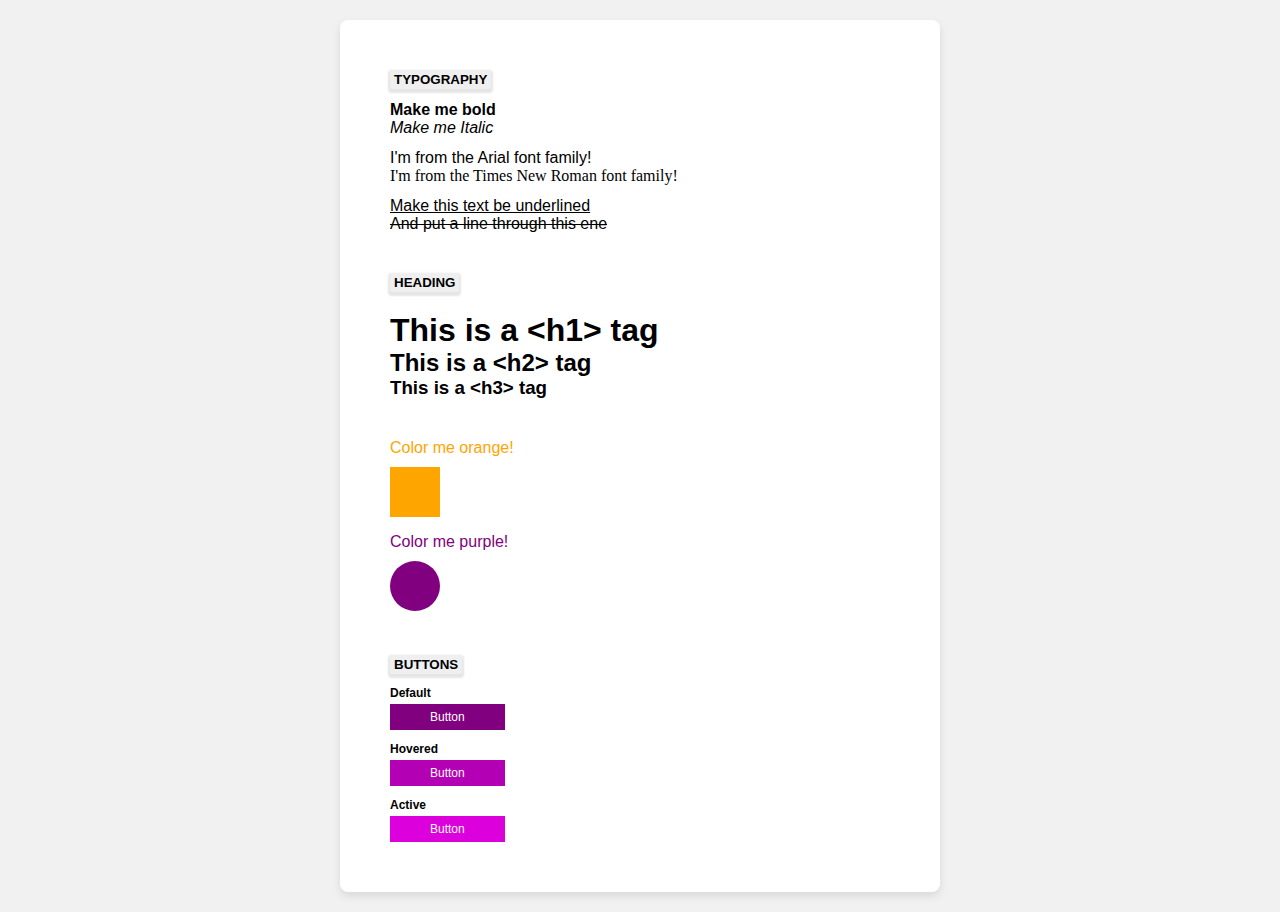
<file: o1_typography/index.html>
<!DOCTYPE html>
<html lang="en">
<head>
    <meta charset="UTF-8">
    <meta name="viewport" content="width=device-width, initial-scale=1.0">
    <link rel="stylesheet" href="styles/style.css">
    <title>Typography</title>
</head>
<body>
    <div class="container">

        <div class="typography">
            <button class="typo">typography</button>
            <p class="bld">Make me bold</p>
            <p class="itlc">Make me Italic</p>
            <p class="arl">I'm from the Arial font family!</p>
            <p class="rmn">I'm from the Times New Roman font family!</p>
            <p class="uln">Make this text be underlined</p>
            <p class="sktch">And put a line through this ene</p>
        </div>

        <div class="headings">
            <button class="head">heading</button>
            <h1>This is a &lt;h1&gt; tag</h1>
            <h2>This is a &lt;h2&gt; tag</h2>
            <h3>This is a &lt;h3&gt; tag</h3>
        </div>

        <div class="colors">
            <p class="org">Color me orange!</p>
            <button class="orange"></button>
            <p class="ppl">Color me purple!</p>
            <button class="purple"></button>
        </div>

        <div class="buttons">
            <button class="btn">buttons</button>
            <p>Default</p>
            <button class="default">Button</button>
            <p>Hovered</p>
            <button class="hovered">Button</button>
            <p>Active</p>
            <button class="active">Button</button>
        </div>

    </div>
</body>
</html>
</file>
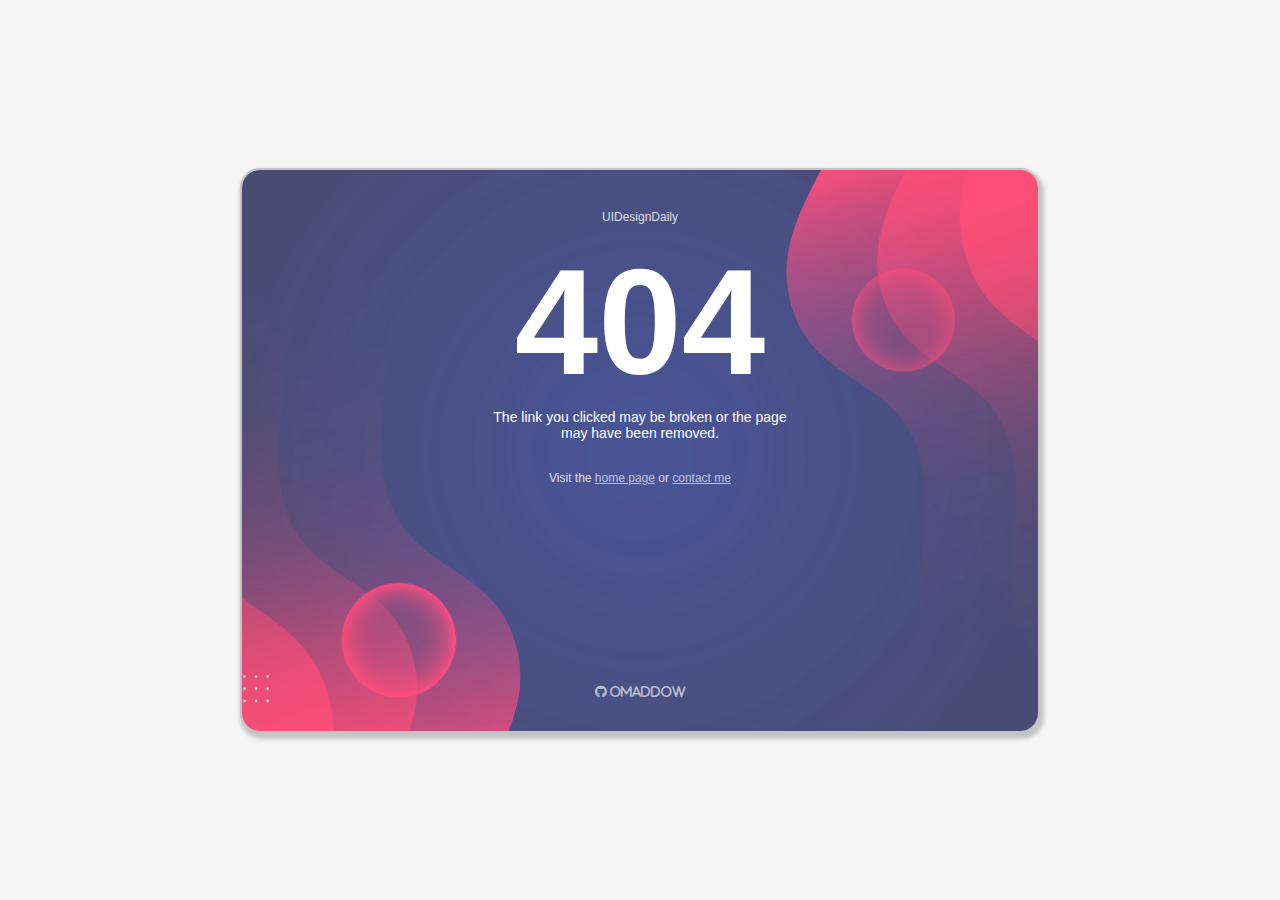
<file: o2_errorPage/index.html>
<!DOCTYPE html>
<html lang="en">
<head>
    <meta charset="UTF-8">
    <meta name="viewport" content="width=device-width, initial-scale=1.0">
    <link rel="stylesheet" href="styles/style.css">
    <link rel="stylesheet" href="https://cdnjs.cloudflare.com/ajax/libs/font-awesome/6.7.2/css/all.min.css" integrity="sha512-Evv84Mr4kqVGRNSgIGL/F/aIDqQb7xQ2vcrdIwxfjThSH8CSR7PBEakCr51Ck+w+/U6swU2Im1vVX0SVk9ABhg==" crossorigin="anonymous" referrerpolicy="no-referrer" />
    <title>404 - Error Page</title>
</head>
<body>
 
    <div class="main">

        <div class="container">
            <p>UIDesignDaily</p>
            <h1>404</h1>
            <p>The link you clicked may be broken or the page may have been removed.</p>
            <p>Visit the <a href="#">home page</a> or <a href="#">contact me</a></p>
            <p><a href="https://github.com/omaddow"><i class="fa-brands fa-github"> omaddow</a></i></p>
        </div>

    </div>

</body>
</html>
</file>
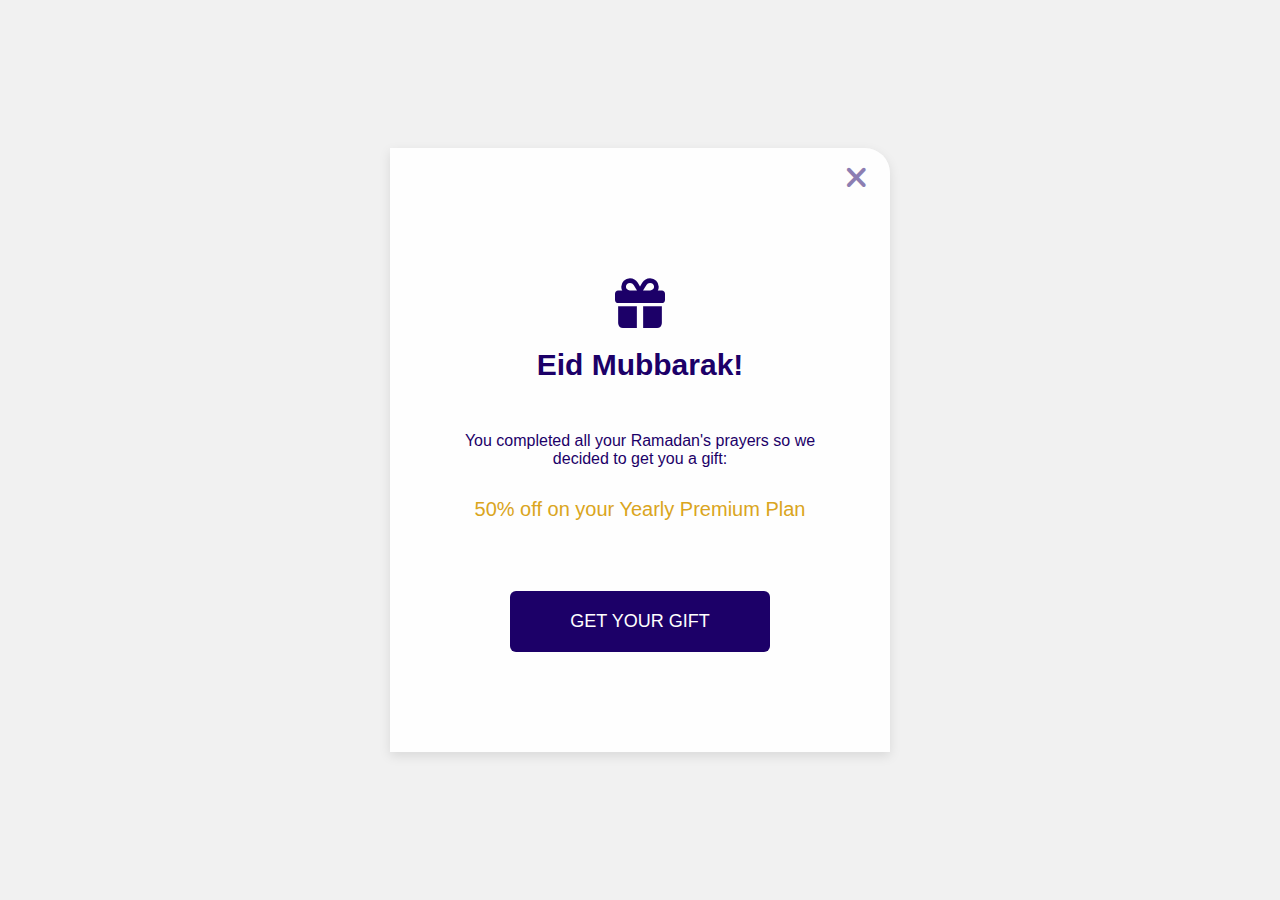
<file: o3_christmasPromo/index.html>
<!DOCTYPE html>
<html lang="en">
<head>
    <meta charset="UTF-8">
    <meta name="viewport" content="width=device-width, initial-scale=1.0">
    <title>Christmas Promo</title>
    <link rel="stylesheet" href="https://cdnjs.cloudflare.com/ajax/libs/font-awesome/6.7.2/css/all.min.css" integrity="sha512-Evv84Mr4kqVGRNSgIGL/F/aIDqQb7xQ2vcrdIwxfjThSH8CSR7PBEakCr51Ck+w+/U6swU2Im1vVX0SVk9ABhg==" crossorigin="anonymous" referrerpolicy="no-referrer" />
    <link rel="stylesheet" href="styles/style.css">
</head>
<body>

    <div class="container">
        <div class="close-button">
            <i class="fa-solid fa-xmark"></i>
        </div>
        <div class="main">
            <div class="header">
                <i class="fa-solid fa-gift"></i>
                <h1>Eid Mubbarak!</h1>
            </div>
            <p>You completed all your Ramadan's prayers so we decided to get you a gift:</p>
            <p class="discount">50% off on your Yearly Premium Plan</p>
            <button class="btn-gift">GET YOUR GIFT</button>
        </div>
    </div>

</body>
</html>
</file>
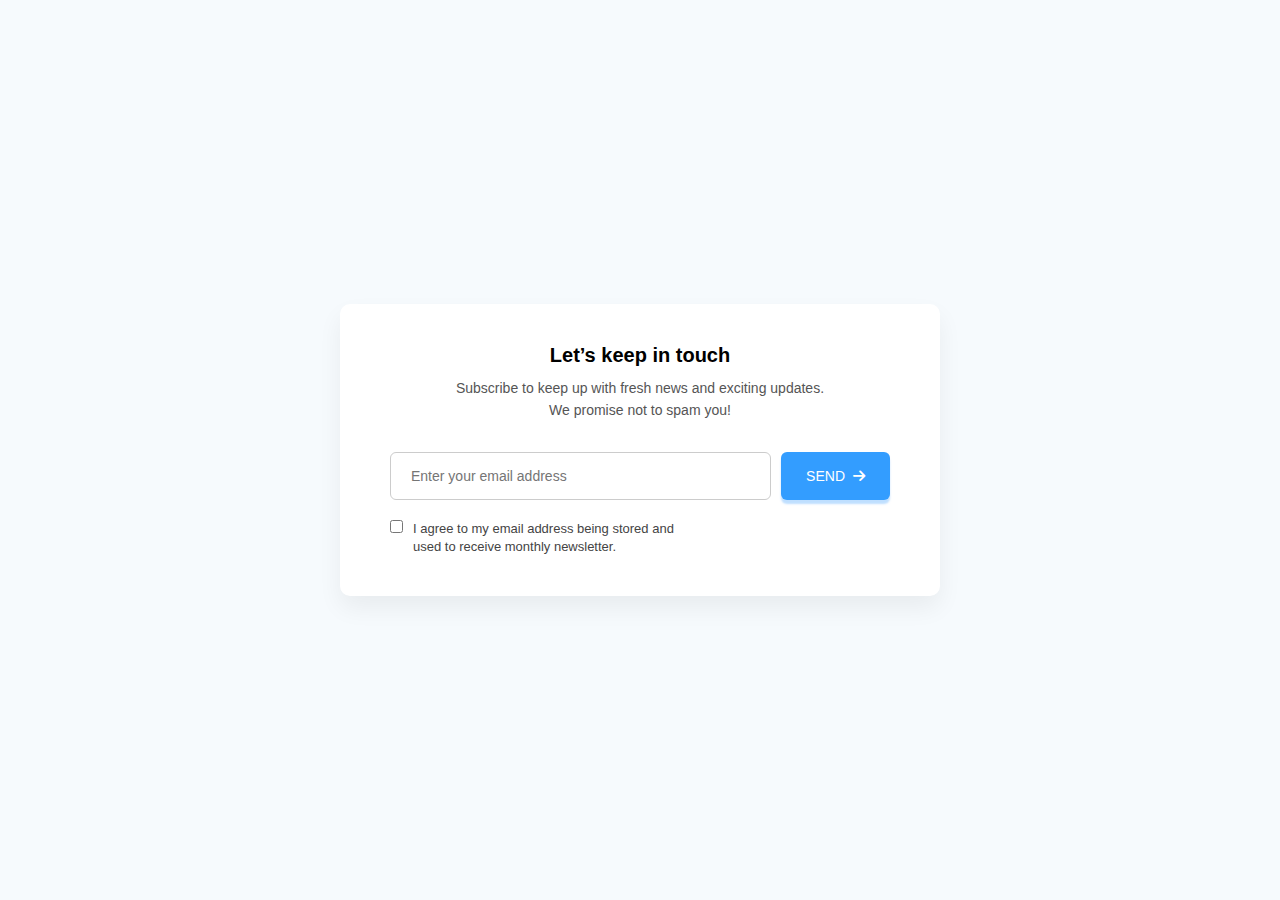
<file: o4_subscribe/index.html>
<!DOCTYPE html>
<html lang="en">
<head>
  <meta charset="UTF-8" />
  <!-- Responsive meta tag for mobile devices -->
  <meta name="viewport" content="width=device-width, initial-scale=1.0"/>
  
  <title>Subscribe</title>

  <!-- Link to external CSS file -->
  <link rel="stylesheet" href="styles/style.css" />

  <!-- Font Awesome for the arrow icon in the button -->
  <link rel="stylesheet" href="https://cdnjs.cloudflare.com/ajax/libs/font-awesome/6.7.2/css/all.min.css" />
</head>
<body>

  <!-- Card container to center content and style it like a box -->
  <div class="card">

    <!-- Main heading -->
    <h2 class="card-title">Let’s keep in touch</h2>

    <!-- Subheading text -->
    <p class="card-text">
      Subscribe to keep up with fresh news and exciting updates.<br />
      We promise not to spam you!
    </p>

    <!-- Form wrapper -->
    <form class="form">

      <!-- Email input and button on same row using flexbox -->
      <div class="input-wrapper">
        <!-- Input for email with placeholder -->
        <input type="email" placeholder="Enter your email address" required />

        <!-- Submit button with an arrow icon -->
        <button type="submit">
          SEND <i class="fa-solid fa-arrow-right"></i>
        </button>
      </div>

      <!-- Checkbox for newsletter consent -->
      <div class="checkbox-wrapper">
        <!-- Checkbox input -->
        <input type="checkbox" id="consent" />

        <!-- Label for the checkbox, linked using 'for' attribute -->
        <label for="consent">
          I agree to my email address being stored and<br />
          used to receive monthly newsletter.
        </label>
      </div>

    </form>
  </div>

</body>
</html>
</file>
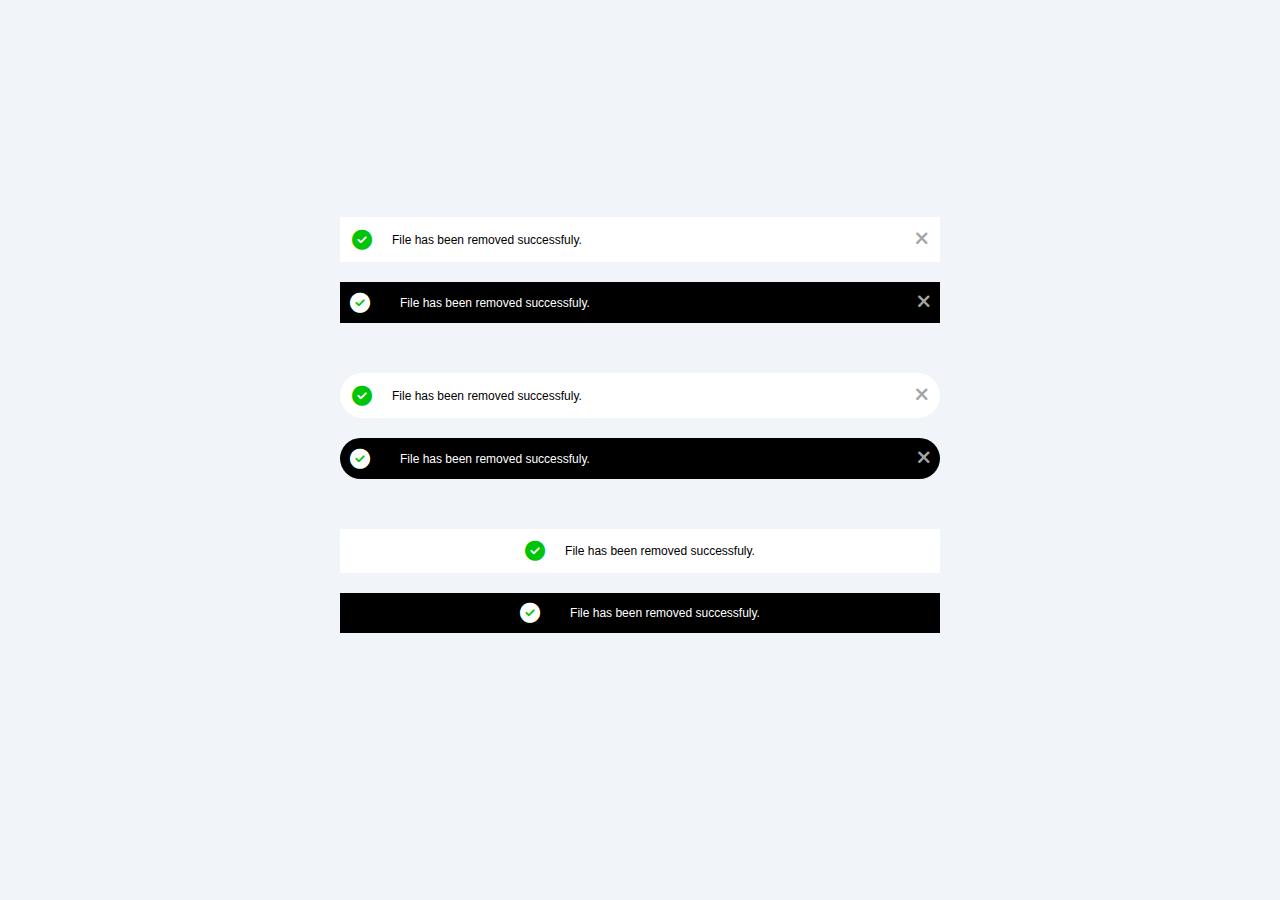
<file: o5_toasts/index.html>
<!DOCTYPE html>
<html lang="en">
<head>
    <meta charset="UTF-8">
    <meta name="viewport" content="width=device-width, initial-scale=1.0">
    <link rel="stylesheet" href="https://cdnjs.cloudflare.com/ajax/libs/font-awesome/6.7.2/css/all.min.css" integrity="sha512-Evv84Mr4kqVGRNSgIGL/F/aIDqQb7xQ2vcrdIwxfjThSH8CSR7PBEakCr51Ck+w+/U6swU2Im1vVX0SVk9ABhg==" crossorigin="anonymous" referrerpolicy="no-referrer" />
    <link rel="stylesheet" href="styles/style.css">
    <title>Toasts</title>
</head>
<body>
    <div class="container">
      <div class="header">
        <div class="header-w">
          <i class="fa-solid fa-circle-check"></i>
          <p class="header-w-text">File has been removed successfuly.</p>
          <div class="close-button">
            <i class="fa-solid fa-xmark"></i>
          </div>
        </div>

        <div class="header-b">
          <i class="fa-solid fa-circle-check"></i>
          <p class="header-b-text">File has been removed successfuly.</p>
          <div class="close-button">
            <i class="fa-solid fa-xmark"></i>
          </div>
        </div>
      </div>

      <div class="center">
        <div class="center-w">
          <i class="fa-solid fa-circle-check"></i>
          <p class="center-w-text">File has been removed successfuly.</p>
          <div class="close-button">
            <i class="fa-solid fa-xmark"></i>
          </div>
        </div>

        <div class="center-b">
          <i class="fa-solid fa-circle-check"></i>
          <p class="center-w-text">File has been removed successfuly.</p>
          <div class="close-button">
            <i class="fa-solid fa-xmark"></i>
          </div>
        </div>
      </div>

      <div class="footer">
        <div class="footer-w">
          <i class="fa-solid fa-circle-check"></i>
          <p class="footer-w-text">File has been removed successfuly.</p>
        </div>

        <div class="footer-b">
          <i class="fa-solid fa-circle-check"></i>
          <p class="footer-b-text">File has been removed successfuly.</p>
        </div>
      </div>
    </div>
</body>
</html>
</file>
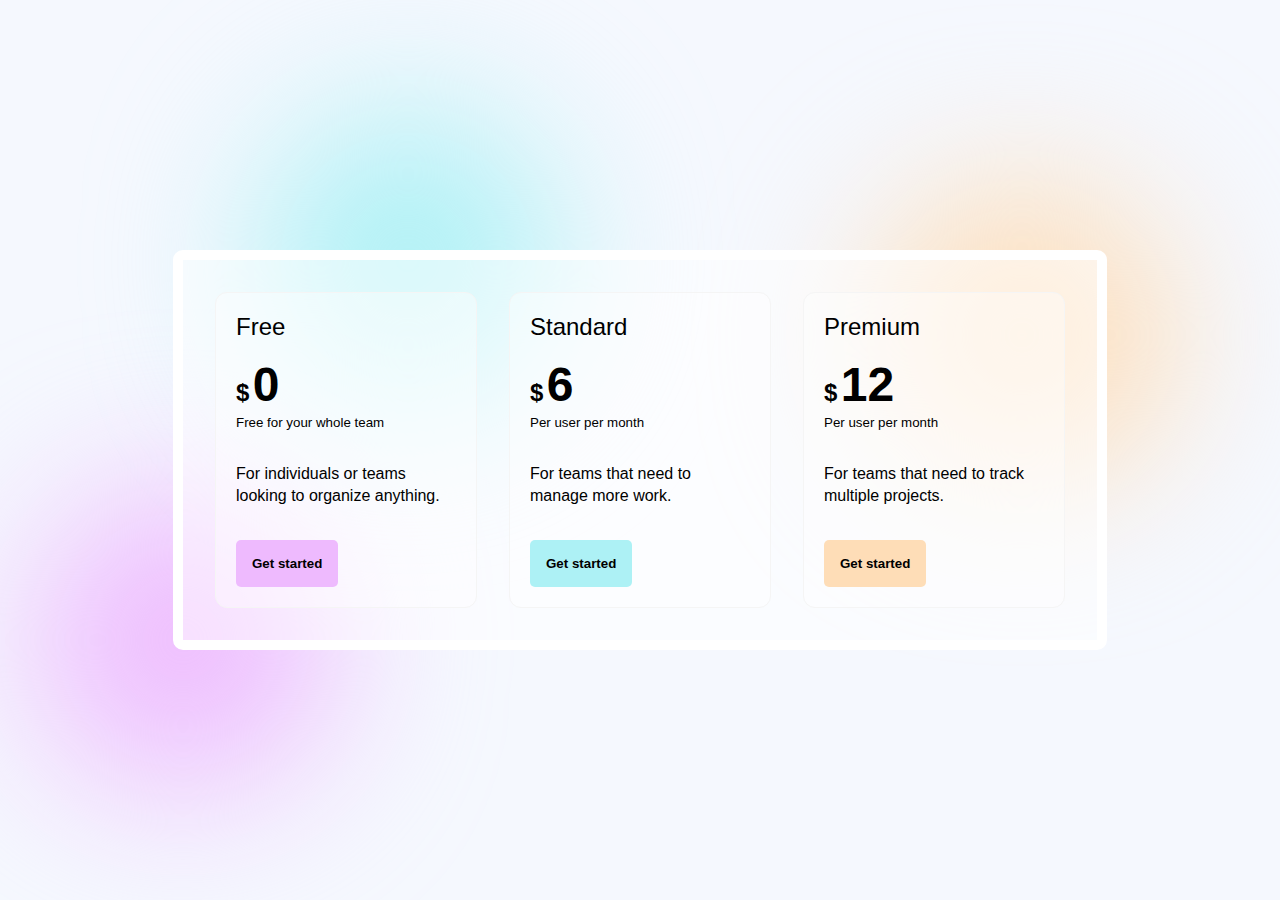
<file: o7_priceTable/index.html>
<!-- This is the main structure of the HTML document -->
<!-- The document type declaration specifies the HTML version -->
<!DOCTYPE html>
<!-- The opening HTML tag with the language attribute set to English -->
<html lang="en">
<head>
    <!-- Metadata about the document, including character encoding and viewport settings -->
    <meta charset="UTF-8">
    <meta name="viewport" content="width=device-width, initial-scale=1.0">
    <!-- Link to the external CSS file for styling -->
    <link rel="stylesheet" href="styles/style.css">
    <!-- The title of the document, displayed in the browser tab -->
    <title>Pricing Table</title>
</head>
<body>
    <!-- Main content of the page -->
    <main>

        <!-- Decorative spheres with different background colors -->
        <div class="sphere bg-pink"></div>
        <div class="sphere bg-teal"></div>
        <div class="sphere bg-yellow"></div>

        <!-- Unordered list representing the pricing table -->
        <ul class="pricing-list">

            <!-- First pricing option: Free plan -->
            <li>
                <!-- Plan name -->
                <h2>Free</h2>
                <!-- Price section with a dollar sign and value -->
                <p class="price">
                    <span>$</span>
                    0
                </p>
                <!-- Additional information about the plan -->
                <small>Free for your whole team</small>
                <!-- Description of the plan's purpose -->
                <p class="description">
                    For individuals or teams looking to organize anything.
                </p>
                <!-- Call-to-action button with a pink background -->
                <button class="btn bg-pink">Get started</button>
            </li>

            <!-- Second pricing option: Standard plan -->
            <li>
                <!-- Plan name -->
                <h2>Standard</h2>
                <!-- Price section with a dollar sign and value -->
                <p class="price">
                    <span>$</span>
                    6
                </p>
                <!-- Additional information about the plan -->
                <small>Per user per month</small>
                <!-- Description of the plan's purpose -->
                <p class="description">
                    For teams that need to manage more work.
                </p>
                <!-- Call-to-action button with a teal background -->
                <button class="btn bg-teal">Get started</button>
            </li>
            
            <!-- Third pricing option: Premium plan -->
            <li>
                <!-- Plan name -->
                <h2>Premium</h2>
                <!-- Price section with a dollar sign and value -->
                <p class="price">
                    <span>$</span>
                    12
                </p>
                <!-- Additional information about the plan -->
                <small>Per user per month</small>
                <!-- Description of the plan's purpose -->
                <p class="description">
                    For teams that need to track multiple projects.
                </p>
                <!-- Call-to-action button with a yellow background -->
                <button class="btn bg-yellow">Get started</button>
            </li>

        </ul>
    </main>
</body>
</html>
</file>
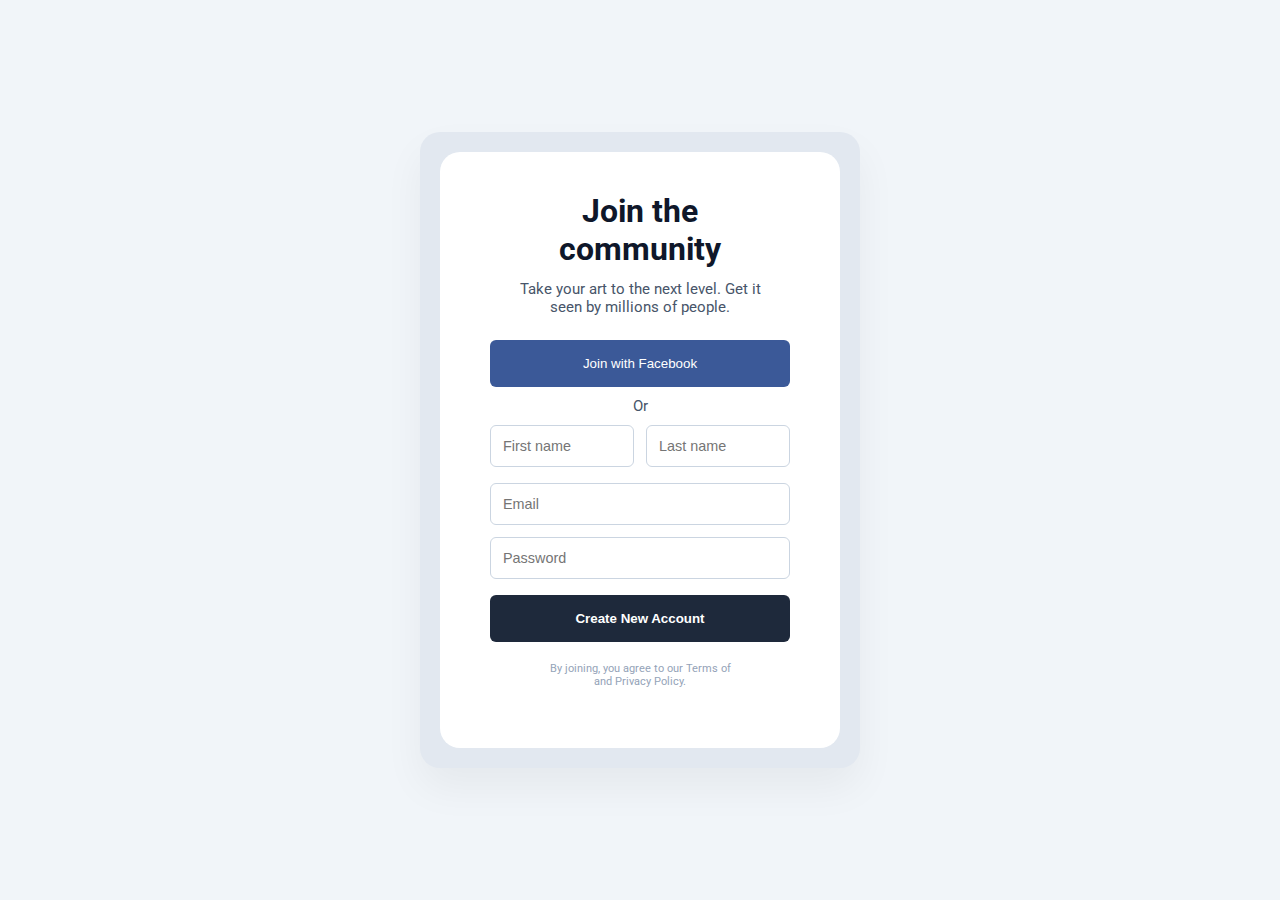
<file: o8_signUpForm/index.html>
<!DOCTYPE html>
<html lang="en">
<head>
    <meta charset="UTF-8">
    <meta name="viewport" content="width=device-width, initial-scale=1.0">
    <link href="https://fonts.googleapis.com/css2?family=Roboto&display=swap" rel="stylesheet">
    <link rel="stylesheet" href="styles/styles.css">
    <title>Sign Up Form</title>
</head>
<body>

    <main>
        <div class="card">
          <div class="heading">
            <h1>Join the community</h1>
            <p>Take your art to the next level. Get it <br>seen by millions of people.</p>
          </div>
          <button class="btn btn-join">Join with Facebook</button>
          <p class="or">Or</p>
          <div class="frm-sign-up">
            <form>
              <div class="username-group">
                <input type="text" id="name" name="name" placeholder="First name">
                <input type="text" id="username" name="username" placeholder="Last name">
              </div>
              <div class="input-group">
                <input type="email" id="email" name="email" placeholder="Email" required>
                <input type="password" id="password" name="password" placeholder="Password" required>
              </div>
              <button class="btn-sign" type="submit">Create New Account</button>
            </form>
            <p class="terms">By joining, you agree to our Terms of <br> and Privacy Policy.</p>
          </div>
        </div>
      </main>
    
</body>
</html>
</file>
<file: o1_typography/styles/style.css>
* {
    box-sizing: border-box;
    margin: 0;
    padding: 0;
}

body {
    font-family: Arial, Helvetica, sans-serif;
    background-color: #f1f1f1;
    display: flex;
    justify-content: center;
    align-items: center;
    min-height: 100vh;
    padding: 20px;
}

.container {
    background-color: white;
    border-radius: 8px;
    box-shadow: 0 4px 8px rgba(0, 0, 0, 0.1);
    width: 100%;
    max-width: 600px;
    padding: 30px;
    box-shadow: 0 4px 8px rgba(0, 0, 0, 0.1);
}

.typography {
    padding: 20px;
}

.typo {
    text-transform: uppercase;
    font-weight: 600;
    padding: 2px 4px 2px 4px;
    box-shadow: 0 2px 2px 2px rgba(0, 0, 0, 0.1);
    border: none;
    border-radius: 2px;
}

.bld {
    margin-top: 12px;
    font-weight: bold;
}

.itlc {
    font-style: italic;
}

.arl {
    margin-top: 12px;
    font-family: Arial, Helvetica, sans-serif;
}

.rmn {
    font-family: 'Times New Roman', Times, serif;
}

.uln {
    margin-top: 12px;
    text-decoration: underline;
}

.sktch {
    text-decoration: line-through;
}

.headings {
    padding: 20px;
}

.head {
    text-transform: uppercase;
    font-weight: 600;
    padding: 2px 4px 2px 4px;
    box-shadow: 0 2px 2px 2px rgba(0, 0, 0, 0.1);
    border: none;
    border-radius: 2px;
    margin-bottom: 20px;
}

.colors {
    padding: 20px;
}

.org {
    color: orange;
}

.ppl {
    margin-top: 12px;
    color: purple;
}

.orange {
    margin-top: 10px;
    height: 50px;
    width: 50px;
    border: none;
    background-color: orange;
}

.purple {
    margin-top: 10px;
    height: 50px;
    width: 50px;
    border-radius: 50%;
    border: none;
    background-color: purple;
}

.buttons {
    padding: 20px;
}

.btn {
    text-transform: uppercase;
    font-weight: 600;
    padding: 2px 4px 2px 4px;
    box-shadow: 0 2px 2px 2px rgba(0, 0, 0, 0.1);
    border: none;
    border-radius: 2px;
}

.buttons p {
    margin-top: 12px;
    font-weight: 600;
    font-size: 12px;
}

.default {
    margin-top: 4px;
    padding: 6px 40px 6px 40px;
    font-size: 12px;
    border: none;
    background-color: purple;
    color: white;
}

.default:hover {
    background-color: rgb(150, 0, 150);
    cursor: pointer;;
}

.hovered {
    margin-top: 4px;
    padding: 6px 40px 6px 40px;
    font-size: 12px;
    border: none;
    background-color: rgb(180, 0, 180);
    color: white;
}

.hovered:hover {
    background-color: rgb(150, 0, 150);
    cursor: pointer;;
}

.active {
    margin-top: 4px;
    padding: 6px 40px 6px 40px;
    font-size: 12px;
    border: none;
    background-color: rgb(220, 0, 220);
    color: white;
}

.active:hover {
    background-color: rgb(150, 0, 150);
    cursor: pointer;
}
</file>
<file: o2_errorPage/styles/style.css>
html, body {
    scroll-behavior: none;
    overflow: hidden;
}

body {
    font-family: 'SF Pro Display', 'Segoe UI', sans-serif;
    background-color: #f5f5f5;
    display: flex;
    justify-content: center;
    align-items: center;
    min-height: 100vh;
    margin: 0;
    padding: 0;
}

.main {
    position: relative;
    border-radius: 20px;
    border: 2px solid rgba(0, 0, 0, 0.2);
    box-shadow: 2px 4px 4px 2px rgba(0, 0, 0, 0.2);
    color: white;
    text-align: center;
    width: 800px;
    max-width: 800px;
    padding: 20px 40px 20px;
    box-sizing: border-box;
    overflow: hidden;
    z-index: 1;
}

.main::before {
    content: "";
    position: absolute;
    top: 0; left: 0;
    width: 100%;
    height: 100%;
    background-image: url('../images/bg-img.webp');
    background-size: cover;
    background-position: center;
    opacity: 0.7;
    z-index: -1;
}

.container {
    width: 300px;
    max-width: 400px;
    margin: 0 auto;
}
.container p:first-child {
    margin-top: 20px;
    font-size: 12px;
    opacity: 0.8;
}

.container p:last-child {
    margin-top: 30px;
    font-size: 12px;
    opacity: 0.8;
}
.container h1 {
    font-size: 150px;
    margin: 0;
    font-weight: 600;
    animation: pulse 2s infinite alternate;
}

.container p:nth-of-type(2) {
    margin: auto;
    font-size: 14px;
}

.container p:nth-of-type(3) {
    margin-top: 30px;
    font-size: 12px;
    opacity: 0.8;
}

.container p:last-child {
    margin-top: 200px;
    font-size: 12px;
    opacity: 0.8;
}

.container a {
    color: white;
    text-decoration: underline;
    opacity: 0.8;
    transition: opacity 0.3s ease;
}

.container a:hover {
    opacity: 1;
}

@keyframes pulse {
  from { transform: scale(1); }
  to { transform: scale(1.1); }
}
</file>
<file: o3_christmasPromo/styles/style.css>
html, body {
    margin: 0;
    padding: 0;
    scroll-behavior: none;
    overflow: hidden;
}

body {
    font-family: 'Roboto', 'Segoe UI', Arial, sans-serif;
    background-color: #f1f1f1;
    display: flex;
    justify-content: center;
    align-items: center;
    min-height: 100vh;
    width: 100%;
}

.container {
    position: relative;
    border: none;
    border-radius: 0 25px 0 0;
    box-shadow: 0 4px 12px rgba(0, 0, 0, 0.1);
    background-color: rgba(255, 255, 255, 0.9);
}

.close-button {
    display: flex;
    justify-content: flex-end;
    font-size: 30px;
    margin: 15px 22.5px;
    color: #1c0068;
}

.fa-xmark {
    opacity: 0.5;
    cursor: pointer;
}

.fa-xmark:hover {
    opacity: 1;
    transition: 0.5s;
    color: #1c0068;
}
.main {
    padding: 50px;
    width: 400px;
    text-align: center;
    color: #1c0068;
}

.header {
    margin: 0;
}

.fa-gift{
    font-size: 50px;
    margin: 20px;
}

.header h1 {
    font-size: 30px;
    margin-top: 0;
    margin-bottom: 50px;
}

.discount {
    margin-top: 30px;
    font-size: 20px;
    color: #daa520;
    font-weight: 400;
}

.btn-gift {
    background-color: #1c0068;
    color: white;
    border: none;
    padding: 20px 60px;
    border-radius: 6px;
    font-size: large;
    font-weight: 500;
    margin: 50px;
}

.btn-gift:hover {
    opacity: 0.8;
    cursor: pointer;
    transition: 0.5s ease;
}
</file>
<file: o5_toasts/styles/style.css>
* {
    box-sizing: border-box;
    margin: 0;
    padding: 0;
  }
  
  body {
    font-family: Arial, sans-serif;
    background-color: #f1f5f9;
    width: 100vw;
    min-height: 100vh;
    display: flex;
    justify-content: center;
    align-items: center;
    padding: 2rem;
  }
  
.container {
  width: 100%;
  max-width: 600px;
}

.header-w {
  display: flex;
  align-items: center;
  background-color: white;
  margin-bottom: 20px;
  padding: 12px;
  font-size: 12px;
}

.header-w-text {
  flex: 1;
  margin-left: 20px;
}

.header-w .fa-circle-check {
  font-size: 20px;
  color: #00c407;
}

.header-b {
  display: flex;
  align-items: center;
  justify-content: space-between;
  background-color: black;
  color: white;
  gap: 10px;
  margin-bottom: 50px;
  padding: 10px;
  font-size: 12px;
}

.header-b .fa-circle-check {
  font-size: 20px;
  background-color: #00c407;
  color: white;
  border-radius: 50%;
}

.header-b-text {
  flex: 1;
  margin-left: 20px;
}

.center-w {
  display: flex;
  align-items: center;
  justify-content: space-between;
  background-color: white;
  border-radius: 999px;
  margin-bottom: 20px;
  padding: 12px;
  font-size: 12px;
}

.center-w-text {
  flex: 1;
  margin-left: 20px;
}

.center-w .fa-circle-check {
  font-size: 20px;
  color: #00c407;
}

.center-b {
  display: flex;
  align-items: center;
  justify-content: space-between;
  background-color: black;
  color: white;
  border-radius: 999px;
  gap: 10px;
  margin-bottom: 50px;
  padding: 10px;
  font-size: 12px;
}

.center-b-text {
  flex: 1;
  margin-left: 20px;
}

.center-b .fa-circle-check {
  font-size: 20px;
  background-color: #00c407;
  color: white;
  border-radius: 50%;
}

.footer-w {
  display: flex;
  align-items: center;
  justify-content: center;
  background-color: white;
  margin-bottom: 20px;
  padding: 12px;
  font-size: 12px;
}

.footer-w-text {
  margin-left: 20px;
}

.footer-w .fa-circle-check {
  font-size: 20px;
  color: #00c407;
}

.footer-b {
  display: flex;
  align-items: center;
  justify-content: center;
  background-color: black;
  color: white;
  gap: 10px;
  margin-bottom: 50px;
  padding: 10px;
  font-size: 12px;
}

.footer-b-text {
  margin-left: 20px;
}

.footer-b .fa-circle-check {
  font-size: 20px;
  background-color: #00c407;
  color: white;
  border-radius: 50%;
}

.close-button {
  font-size: 18px;
  font-weight: 300;
  color: #a5a5a5;
}
</file>
<file: o7_priceTable/styles/style.css>
/* General styles for the pricing table page */
* {
    box-sizing: border-box;
}

/* Styling for the body to set a background color and font */
body {
    /* Background color for the entire page */
    background: #f5f8fe;
    /* Font family for the text */
    font-family: 'Poppins', sans-serif;
    /* Display settings for centering content */
    display: flex;
    align-items: center;
    justify-content: center;
    /* Margin reset */
    margin: 0;
    /* Minimum height to cover the viewport */
    min-height: 100vh;
    /* Prevent horizontal overflow */
    overflow-x: hidden;
}

/* Styling for the main container */
main {
    /* Background with transparency */
    background: rgba(255, 255, 255, 0.5);
    /* Border styling */
    border: 10px solid #fff;
    /* Rounded corners */
    border-radius: 10px;
    /* Positioning */
    position: relative;
}

/* Styling for the pricing list */
.pricing-list {
    /* Displaying items in a row */
    display: flex;
    /* Spacing between items */
    gap: 2rem;
    /* Allow wrapping of items */
    flex-wrap: wrap;
    /* Centering items */
    justify-content: center;
    /* Padding for the list */
    padding: 2rem;
    /* Margin reset */
    margin: 0;
    /* Removing default list styles */
    list-style-type: none;
}

/* Targets list items within elements with class 'pricing-list' */
.pricing-list li {
    /* Semi-transparent white background (40% opacity) */
    background: rgba(255, 255, 255, 0.4);
    
    /* Adds 20px padding inside the element on all sides */
    padding: 20px;
    
    /* Rounds the corners with a 12px radius */
    border-radius: 12px;
    
    /* Adds a 1px solid border with a light gray color (#f5f5f5) */
    border: 1px solid #f5f5f5;
}

/* Styling for the pricing list headings */
.pricing-list h2 {
    /* Font weight for emphasis */
    font-weight: 500;
    /* Margin reset */
    margin-top: 0;
}

/* Styling for the price section */
.pricing-list .price {
    /* Font size for the price */
    font-size: 3rem;
    /* Font weight for emphasis */
    font-weight: bold;
    /* Line height for spacing */
    line-height: 1;
    /* Margin for spacing */
    margin: 0.25rem 0;
}

/* Styling for the price span */
.pricing-list .price span {
    /* Font size for the span */
    font-size: 1.5rem;
    /* Adjusting margin */
    margin-right: -10px;
}

/* Styling for the description section */
.pricing-list .description {
    /* Maximum width for the description */
    max-width: 220px;
    /* Margin for spacing */
    margin: 2rem 0;
    /* Line height for readability */
    line-height: 1.4;
}

/* Styling for the buttons */
.btn {
    /* Background color for the button */
    background: orange;
    /* Removing the default border */
    border: none;
    /* Border radius for rounded corners */
    border-radius: 5px;
    /* Cursor style on hover */
    cursor: pointer;
    /* Font weight for emphasis */
    font-weight: bold;
    /* Padding inside the button */
    padding: 1rem;
    /* Transition effect for hover */
    transition: box-shadow 0.2s ease;
}

/* Hover effects for buttons */
.btn:hover {
    /* Adding a shadow effect on hover */
    box-shadow: 0 0 0 4px #000000;
}

/* Active state for buttons */
.btn:active {
    /* Removing the shadow effect */
    box-shadow: 0 0 0 0px #000000;
}

/* Specific background colors for decorative spheres */
.bg-pink {
    /* Background color for pink sphere */
    background: #EEBAFE;
}

.bg-teal {
    /* Background color for teal sphere */
    background: #ADF1F5;
}

.bg-yellow {
    /* Background color for yellow sphere */
    background: #FeDDB7;
}

/* Decorative spheres with different colors */
.sphere {
    /* Positioning the spheres */
    position: absolute;
    /* Adding a blur effect */
    filter: blur(80px);
    /* Circular shape */
    border-radius: 50%;
    /* Dimensions of the sphere */
    height: 300px;
    width: 300px;
    /* Z-index for layering */
    z-index: -1;
}

/* Positioning for the first sphere */
.sphere:nth-child(1) {
    /* Positioning at the bottom left */
    bottom: 0;
    left: 0;
    /* Translation for alignment */
    translate: -50% 50%;
}

/* Positioning for the second sphere */
.sphere:nth-child(2) {
    /* Positioning at the top left */
    top: 0;
    left: 0;
    /* Translation for alignment */
    translate: 25% -50%;
}

/* Positioning for the third sphere */
.sphere:nth-child(3) {
    /* Positioning at the top right */
    top: 0;
    right: 0;
    /* Translation for alignment */
    translate: 25% -25%;
}

/* Media query for small screens */
@media screen and (width < 8) {
    /* Centering text in the main container */
    main {
        text-align: center;
    }

    /* Adjusting gap for pricing list items */
    .pricing-list {
        gap: 4rem;
    }
}
</file>
<file: o8_signUpForm/styles/styles.css>
* {
    box-sizing: border-box;
    margin: 0;
    padding: 0;
}

body {
    font-family: 'Roboto', Arial, sans-serif;
    background: #f1f5f9;
    display: flex;
    justify-content: center;
    align-items: center;
    height: 100vh;
}

main {
    padding: 20px;
    box-shadow: 0 20px 40px rgba(0, 0, 0, 0.05);
    border-radius: 20px;
    background-color: #e2e8f0;
}

.card {
    background-color: #fff;
    border-radius: 20px;
    padding: 40px 50px;
    max-width: 400px;
    width: 100%;
    box-sizing: border-box;
    text-align: center;
}

.heading {
    text-align: center;
    margin: 0 20px;
}

.heading h1 {
    font-size: 2rem;
    font-weight: 700;
    color: #0f172a;
}

.heading p {
    font-size: 0.95rem;
    color: #475569;
    margin: 0.75rem 0 1.5rem;
}

.btn-join {
    width: 100%;
    background-color: #3b5998;
    color: white;
    padding: 1rem;
    border: none;
    border-radius: 0.375rem;
    font-weight: 500;
    cursor: pointer;
}

.or {
    text-align: center;
    padding: 10px;
    font-size: 0.95rem;
    color: #475569;
}
.username-group {
    display: flex;
    gap: 0.75rem;
    margin-bottom: 1rem;
    flex-wrap: wrap;
}

.username-group input {
    flex: 1 1 0;
    min-width: 0;
    padding: 0.75rem;
    border: 1px solid #cbd5e1;
    border-radius: 0.375rem;
    font-size: 0.9rem;
    box-sizing: border-box;
}

.input-group input {
    flex: 1;
    padding: 0.75rem;
    border: 1px solid #cbd5e1;
    border-radius: 0.375rem;
    font-size: 0.9rem;
}

.input-group {
    display: flex;
    flex-direction: column;
    gap: 0.75rem;
}

.btn-sign {
    width: 100%;
    background-color: #1e293b;
    color: white;
    padding: 1rem;
    border: none;
    border-radius: 0.375rem;
    font-weight: 600;
    cursor: pointer;
    margin-top: 1rem;
}

.frm-sign-up .terms {
    font-size: 0.7rem;
    text-align: center;
    color: #94a3b8;
    margin: 20px 0;
}
</file>
<file: o4_subscribe/styles/style.css>
/* Reset spacing and set global font */
* {
    box-sizing: border-box;
    margin: 0;
    padding: 0;
    font-family: "Poppins", sans-serif;
}

/* Fullscreen background and center content */
body {
    background-color: #f6fafd; /* light blue/gray background */
    height: 100vh;
    display: flex;
    justify-content: center;
    align-items: center;
}

/* Main white card box */
.card {
    background-color: #ffffff;
    padding: 40px 50px; /* padding around content */
    border-radius: 10px; /* rounded corners */
    box-shadow: 0 12px 25px rgba(0, 0, 0, 0.06); /* soft shadow */
    width: 100%;
    max-width: 600px; /* responsive limit */
    text-align: center;
}

/* Card title */
.card-title {
    font-size: 20px;
    font-weight: 600;
    margin-bottom: 10px;
    color: #000; /* black text */
}

/* Subheading text */
.card-text {
    font-size: 14px;
    color: #555; /* gray text */
    line-height: 1.6; /* spacing between lines */
    margin-bottom: 30px;
}

/* Form layout: stack elements with gap */
.form {
    display: flex;
    flex-direction: column;
    gap: 20px; /* space between input section and checkbox */
}

/* Wrap input and button on the same row */
.input-wrapper {
    display: flex;
    gap: 10px; /* space between input and button */
}

/* Email input styling */
.input-wrapper input[type="email"] {
    flex: 1; /* take all remaining space */
    padding: 15px 20px;
    border: 1px solid #ccc;
    border-radius: 6px;
    font-size: 14px;
}

/* Focus state for accessibility and visual feedback */
.input-wrapper input[type="email"]:focus {
    outline: none;
    border-color: #80bfff;
    box-shadow: 0 0 5px rgba(128, 191, 255, 0.5);
}

/* Submit button */
.input-wrapper button {
    padding: 15px 25px;
    border: none;
    border-radius: 6px;
    background-color: #339dff; /* blue */
    box-shadow: 0 4px 2px rgba(128, 191, 255, 0.5);
    color: white;
    font-weight: 500;
    font-size: 14px;
    display: flex;
    align-items: center;
    gap: 8px; /* spacing between text and icon */
    cursor: pointer;
    transition: background-color 0.3s ease;
}

/* Hover effect on button */
.input-wrapper button:hover {
    background-color: #218dff;
}

/* Checkbox section */
.checkbox-wrapper {
    display: flex;
    align-items: flex-start;
    gap: 10px;
    font-size: 13px;
    color: #444;
    text-align: left;
    line-height: 1.4;
}
</file>
